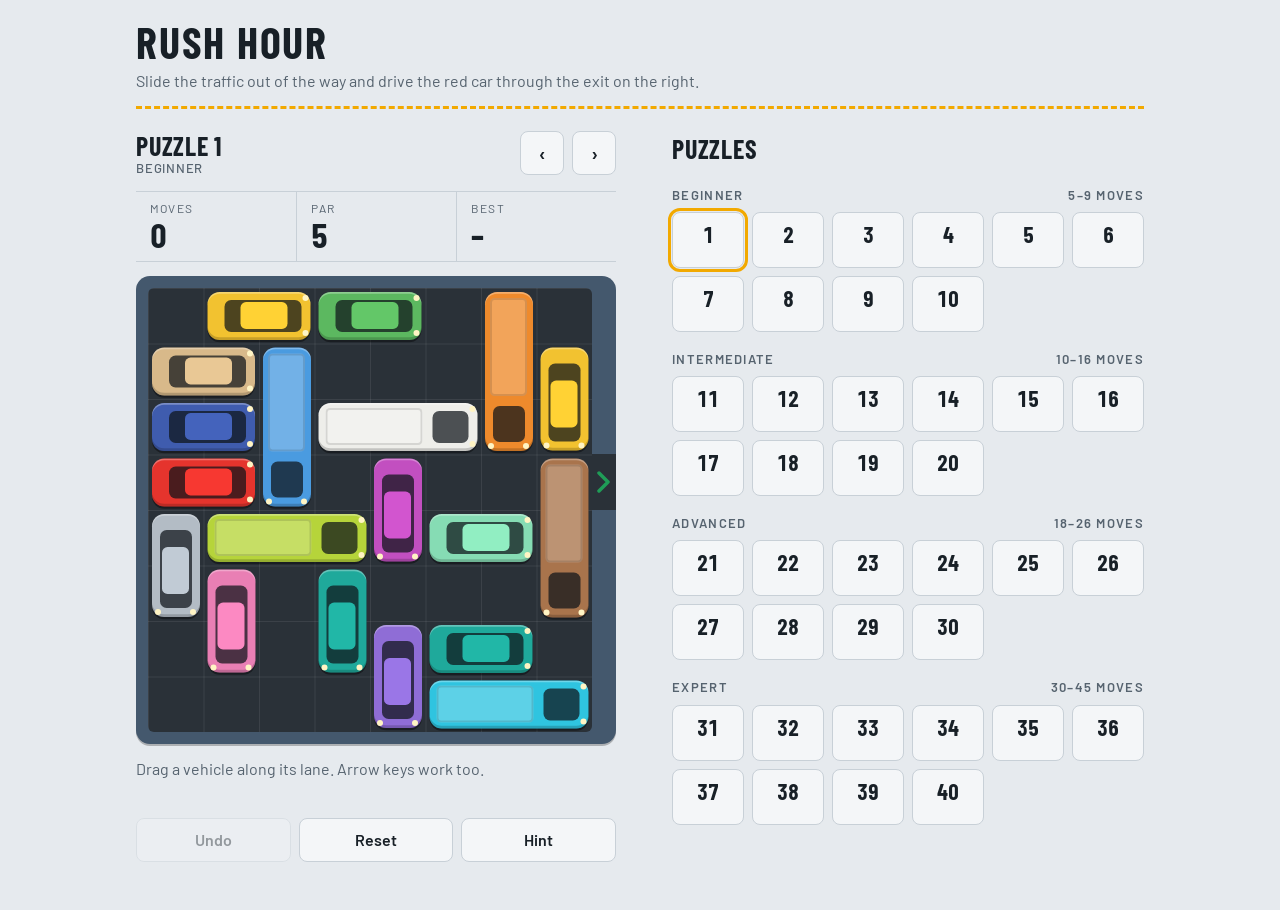
<file: index.html>
<!doctype html>
<html lang="en">
<head>
<meta charset="utf-8">
<meta name="viewport" content="width=device-width, initial-scale=1, viewport-fit=cover">
<style>
:root { color-scheme: light; padding-top: env(safe-area-inset-top, 0px); padding-bottom: env(safe-area-inset-bottom, 0px); }
html { -webkit-text-size-adjust: 100%; }
body { margin: 0; }
* { -webkit-tap-highlight-color: transparent; }
[hidden] { display: none !important; }
</style>
<title>Rush Hour</title>
<style>
/* Barlow and Barlow Condensed, Latin subset. SIL Open Font License 1.1. */
@font-face {
  font-family: 'Barlow';
  font-style: normal;
  font-weight: 400;
  font-display: swap;
  src: url([data-uri]) format('woff2');
  unicode-range: U+0000-00FF, U+0131, U+0152-0153, U+02BB-02BC, U+02C6, U+02DA, U+02DC, U+0304, U+0308, U+0329, U+2000-206F, U+20AC, U+2122, U+2191, U+2193, U+2212, U+2215, U+FEFF, U+FFFD;
}
@font-face {
  font-family: 'Barlow';
  font-style: normal;
  font-weight: 500;
  font-display: swap;
  src: url([data-uri]) format('woff2');
  unicode-range: U+0000-00FF, U+0131, U+0152-0153, U+02BB-02BC, U+02C6, U+02DA, U+02DC, U+0304, U+0308, U+0329, U+2000-206F, U+20AC, U+2122, U+2191, U+2193, U+2212, U+2215, U+FEFF, U+FFFD;
}
@font-face {
  font-family: 'Barlow';
  font-style: normal;
  font-weight: 600;
  font-display: swap;
  src: url([data-uri]) format('woff2');
  unicode-range: U+0000-00FF, U+0131, U+0152-0153, U+02BB-02BC, U+02C6, U+02DA, U+02DC, U+0304, U+0308, U+0329, U+2000-206F, U+20AC, U+2122, U+2191, U+2193, U+2212, U+2215, U+FEFF, U+FFFD;
}
@font-face {
  font-family: 'Barlow Condensed';
  font-style: normal;
  font-weight: 600;
  font-display: swap;
  src: url([data-uri]) format('woff2');
  unicode-range: U+0000-00FF, U+0131, U+0152-0153, U+02BB-02BC, U+02C6, U+02DA, U+02DC, U+0304, U+0308, U+0329, U+2000-206F, U+20AC, U+2122, U+2191, U+2193, U+2212, U+2215, U+FEFF, U+FFFD;
}
@font-face {
  font-family: 'Barlow Condensed';
  font-style: normal;
  font-weight: 700;
  font-display: swap;
  src: url([data-uri]) format('woff2');
  unicode-range: U+0000-00FF, U+0131, U+0152-0153, U+02BB-02BC, U+02C6, U+02DA, U+02DC, U+0304, U+0308, U+0329, U+2000-206F, U+20AC, U+2122, U+2191, U+2193, U+2212, U+2215, U+FEFF, U+FFFD;
}
</style>
<style>
/* Layout: one column on phones (header, board, controls, puzzle list); board left and puzzle list right from 880px.
   The board is a slate tray holding an asphalt lot, with a gap in the right wall at the red car's row. */
:root {
  --bg: #e6eaee;
  --surface: #f4f6f8;
  --fg: #182027;
  --muted: #56636f;
  --line: #c8d0d7;
  --accent: #f2a900;
  --accent-fg: #1b1500;
  --go: #1f9d57;
  --tray: #44586d;
  --lot: #2a3138;
  --lot-line: rgba(255, 255, 255, 0.08);
  --ring: #ffffff;
  --n: 8;
  --exit-row: 3;
  --solved: #d7e6dc;
  --red: #e5342d;
  --font-display: 'Barlow Condensed', 'Arial Narrow', 'Helvetica Neue', Arial, sans-serif;
  --font-body: 'Barlow', system-ui, -apple-system, 'Segoe UI', Roboto, sans-serif;
}
@media (prefers-color-scheme: dark) {
  :root:not([data-theme="light"]) {
    --bg: #11161b;
    --surface: #1a2128;
    --fg: #e8edf1;
    --muted: #95a3af;
    --line: #2b353e;
    --accent: #ffb81c;
    --go: #3ecf7d;
    --tray: #2f4152;
    --lot: #1d2328;
    --solved: #1f3328;
    color-scheme: dark;
  }
}
:root[data-theme="dark"] {
  --bg: #11161b;
  --surface: #1a2128;
  --fg: #e8edf1;
  --muted: #95a3af;
  --line: #2b353e;
  --accent: #ffb81c;
  --go: #3ecf7d;
  --tray: #2f4152;
  --lot: #1d2328;
  --solved: #1f3328;
  color-scheme: dark;
}

* { box-sizing: border-box; }
body {
  background: var(--bg);
  color: var(--fg);
  font-family: var(--font-body);
  font-size: 16px;
  line-height: 1.4;
}
.page {
  max-width: 1040px;
  margin: 0 auto;
  padding-block: 20px 48px;
  padding-left: max(16px, env(safe-area-inset-left, 0px));
  padding-right: max(16px, env(safe-area-inset-right, 0px));
  overflow-x: clip;
}

header { padding-bottom: 14px; border-bottom: 3px dashed var(--accent); margin-bottom: 22px; }
h1 {
  margin: 0;
  font-family: var(--font-display);
  font-weight: 700;
  font-size: 44px;
  line-height: 1;
  letter-spacing: 0.04em;
  text-transform: uppercase;
}
.sub { margin: 6px 0 0; color: var(--muted); }

.layout { display: grid; gap: 28px; }
.game, .levels { min-width: 0; }
@media (min-width: 880px) {
  .layout { grid-template-columns: minmax(0, 480px) minmax(0, 1fr); gap: 56px; align-items: start; }
}

.puzzle-bar { display: flex; align-items: center; justify-content: space-between; gap: 12px; margin-bottom: 10px; }
.puzzle-name { font-family: var(--font-display); font-weight: 700; font-size: 26px; letter-spacing: 0.03em; text-transform: uppercase; line-height: 1.1; }
.puzzle-name small { display: block; font-family: var(--font-body); font-weight: 500; font-size: 13px; letter-spacing: 0.06em; color: var(--muted); }
.nav { display: flex; gap: 8px; }

button {
  font: inherit;
  font-weight: 600;
  color: var(--fg);
  background: var(--surface);
  border: 1px solid var(--line);
  border-radius: 8px;
  min-height: 44px;
  padding: 0 16px;
  cursor: pointer;
  touch-action: manipulation;
}
button:hover:not(:disabled) { border-color: var(--fg); }
button:disabled { opacity: 0.4; cursor: default; }
button:focus-visible, .veh:focus-visible, .lvl:focus-visible { outline: 3px solid var(--accent); outline-offset: 2px; }
button.primary { background: var(--accent); color: var(--accent-fg); border-color: var(--accent); }
button.icon { width: 44px; padding: 0; font-size: 20px; line-height: 1; }

.hud { display: grid; grid-template-columns: repeat(3, 1fr); margin-bottom: 14px; border-block: 1px solid var(--line); }
.hud div { padding: 8px 0 8px 14px; }
.hud div + div { border-left: 1px solid var(--line); }
.hud dt { font-size: 12px; letter-spacing: 0.1em; text-transform: uppercase; color: var(--muted); }
.hud dd { margin: 0; font-family: var(--font-display); font-weight: 700; font-size: 34px; line-height: 1.05; font-variant-numeric: tabular-nums; }

/* board */
.tray {
  position: relative;
  background: var(--tray);
  border-radius: 14px;
  padding: 12px 24px 12px 12px;
  box-shadow: 0 2px 0 rgba(0, 0, 0, 0.25);
}
.lot {
  position: relative;
  width: 100%;
  aspect-ratio: 1;
  background-color: var(--lot);
  background-image:
    linear-gradient(var(--lot-line) 1px, transparent 1px),
    linear-gradient(90deg, var(--lot-line) 1px, transparent 1px);
  background-size: calc(100% / var(--n)) calc(100% / var(--n));
  border-radius: 6px;
  touch-action: none;
  user-select: none;
  -webkit-user-select: none;
}
.exit {
  position: absolute;
  right: 0;
  width: 24px;
  height: calc((100% - 24px) / var(--n));
  top: calc(12px + var(--exit-row) * (100% - 24px) / var(--n));
  background: var(--lot);
  display: flex;
  align-items: center;
  justify-content: center;
  color: var(--go);
}
.exit svg { width: 14px; height: 22px; animation: nudge 1.4s ease-in-out infinite; }
@keyframes nudge { 0%, 100% { transform: translateX(-2px); opacity: 0.6; } 50% { transform: translateX(2px); opacity: 1; } }

.veh {
  position: absolute;
  left: 0;
  top: 0;
  cursor: grab;
  touch-action: none;
  transition: transform 0.16s ease-out, opacity 0.5s ease-in;
  outline: none;
}
.veh.dragging { transition: none; cursor: grabbing; z-index: 3; }
.veh .body {
  position: absolute;
  inset: calc(var(--cell) * 0.07);
  border-radius: calc(var(--cell) * 0.22);
  background: var(--vc);
  box-shadow: 0 calc(var(--cell) * 0.04) 0 rgba(0, 0, 0, 0.4), inset 0 calc(var(--cell) * -0.05) 0 rgba(0, 0, 0, 0.18), inset 0 calc(var(--cell) * 0.03) 0 rgba(255, 255, 255, 0.3);
}
.veh.sel .body { box-shadow: 0 0 0 3px var(--ring), 0 calc(var(--cell) * 0.04) 0 3px rgba(0, 0, 0, 0.3); }
.veh.hint .body { animation: pulse 0.9s ease-in-out 3; }
@keyframes pulse { 50% { box-shadow: 0 0 0 4px var(--accent), 0 0 18px 4px var(--accent); } }
.veh .glass { position: absolute; background: rgba(14, 20, 26, 0.72); border-radius: calc(var(--cell) * 0.12); }
.veh .roof { position: absolute; background: var(--vc); filter: brightness(1.08); border-radius: calc(var(--cell) * 0.1); }
.veh .cargo { display: none; position: absolute; background: rgba(255, 255, 255, 0.22); border-radius: calc(var(--cell) * 0.08); box-shadow: inset 0 0 0 2px rgba(0, 0, 0, 0.12); }
.veh.truck .cargo { display: block; }
.veh.truck .roof { display: none; }
.veh .body::before, .veh .body::after { content: ""; position: absolute; width: calc(var(--cell) * 0.11); height: calc(var(--cell) * 0.11); border-radius: 50%; background: #fff4c4; }

/* horizontal: front is the right end */
.veh.h .glass { left: calc(var(--cell) * 0.3); right: calc(var(--cell) * 0.16); top: calc(var(--cell) * 0.14); bottom: calc(var(--cell) * 0.14); }
.veh.h .roof { left: calc(var(--cell) * 0.3); right: calc(var(--cell) * 0.26); top: calc(var(--cell) * 0.05); bottom: calc(var(--cell) * 0.05); }
.veh.h.truck .glass { left: calc(var(--cell) * (var(--len) - 0.95)); right: calc(var(--cell) * 0.16); }
.veh.h .cargo { left: calc(var(--cell) * 0.12); right: calc(var(--cell) * 0.98); top: calc(var(--cell) * 0.1); bottom: calc(var(--cell) * 0.1); }
.veh.h .body::before { right: calc(var(--cell) * 0.03); top: calc(var(--cell) * 0.06); }
.veh.h .body::after { right: calc(var(--cell) * 0.03); bottom: calc(var(--cell) * 0.06); }
/* vertical: front is the bottom end */
.veh.v .glass { top: calc(var(--cell) * 0.3); bottom: calc(var(--cell) * 0.16); left: calc(var(--cell) * 0.14); right: calc(var(--cell) * 0.14); }
.veh.v .roof { top: calc(var(--cell) * 0.3); bottom: calc(var(--cell) * 0.26); left: calc(var(--cell) * 0.05); right: calc(var(--cell) * 0.05); }
.veh.v.truck .glass { top: calc(var(--cell) * (var(--len) - 0.95)); bottom: calc(var(--cell) * 0.16); }
.veh.v .cargo { top: calc(var(--cell) * 0.12); bottom: calc(var(--cell) * 0.98); left: calc(var(--cell) * 0.1); right: calc(var(--cell) * 0.1); }
.veh.v .body::before { bottom: calc(var(--cell) * 0.03); left: calc(var(--cell) * 0.06); }
.veh.v .body::after { bottom: calc(var(--cell) * 0.03); right: calc(var(--cell) * 0.06); }

.status { min-height: 48px; margin: 14px 0 0; color: var(--muted); }
.result { margin-top: 14px; padding: 14px 0 4px; border-top: 1px solid var(--line); }
.result h2 { margin: 6px 0 2px; font-family: var(--font-display); font-weight: 700; font-size: 30px; letter-spacing: 0.02em; text-transform: uppercase; line-height: 1.1; }
.result p { margin: 0 0 12px; color: var(--muted); }
.row { display: flex; flex-wrap: wrap; gap: 8px; }
.controls { margin-top: 12px; }
.controls button { flex: 1 1 0; min-width: 0; }

.stars { display: inline-flex; gap: 2px; color: var(--accent); }
.stars svg { display: block; }
.stars .off { opacity: 0.3; }

.levels h2 { margin: 0 0 4px; font-family: var(--font-display); font-weight: 700; font-size: 26px; letter-spacing: 0.03em; text-transform: uppercase; }
.tier { margin-top: 18px; }
.tier h3 { margin: 0 0 8px; font-size: 13px; letter-spacing: 0.1em; text-transform: uppercase; color: var(--muted); font-weight: 600; display: flex; justify-content: space-between; gap: 12px; }
.grid { display: grid; grid-template-columns: repeat(auto-fill, minmax(62px, 1fr)); gap: 8px; }
.lvl { min-height: 56px; padding: 4px 0; display: flex; flex-direction: column; align-items: center; justify-content: center; gap: 2px; }
.lvl .n { font-family: var(--font-display); font-weight: 700; font-size: 22px; line-height: 1; font-variant-numeric: tabular-nums; }
.lvl.done { background: var(--solved); }
.lvl.cur { outline: 3px solid var(--accent); outline-offset: 1px; }
.lvl .stars { min-height: 10px; }

@media (prefers-reduced-motion: reduce) {
  .veh, .exit svg { transition: none; animation: none; }
  .veh.hint .body { animation: none; box-shadow: 0 0 0 4px var(--accent); }
}
</style>

</head>
<body>
<div class="page">
  <header>
    <h1>Rush Hour</h1>
    <p class="sub">Slide the traffic out of the way and drive the red car through the exit on the right.</p>
  </header>

  <div class="layout">
    <main class="game">
      <div class="puzzle-bar">
        <div class="puzzle-name" id="puzzleName"></div>
        <div class="nav">
          <button class="icon" id="prev" aria-label="Previous puzzle">&#8249;</button>
          <button class="icon" id="next" aria-label="Next puzzle">&#8250;</button>
        </div>
      </div>

      <dl class="hud">
        <div><dt>Moves</dt><dd id="hudMoves">0</dd></div>
        <div><dt>Par</dt><dd id="hudPar">0</dd></div>
        <div><dt>Best</dt><dd id="hudBest">&ndash;</dd></div>
      </dl>

      <div class="tray">
        <div class="lot" id="lot"></div>
        <div class="exit" aria-hidden="true">
          <svg viewBox="0 0 14 22"><path d="M2 2l9 9-9 9" fill="none" stroke="currentColor" stroke-width="3.5" stroke-linecap="round" stroke-linejoin="round"/></svg>
        </div>
      </div>

      <p class="status" id="status" aria-live="polite"></p>
      <section class="result" id="result" hidden aria-live="polite"></section>

      <div class="row controls">
        <button id="undo">Undo</button>
        <button id="reset">Reset</button>
        <button id="hint">Hint</button>
      </div>
    </main>

    <aside class="levels">
      <h2>Puzzles</h2>
      <div id="levels"></div>
    </aside>
  </div>
</div>

<script>
const SIZE = 8;
const PUZZLES = [{"tier":"beginner","par":5,"grid":".AADD.E.PPC...EQJJCLLLEQXXC.N..KHIIINOOKHG.R...K.G.RFBB.....FMMM"},{"tier":"beginner","par":5,"grid":"LLO.MN..F.OAMNP.F.IAMQPSF.IXXQPSKK.EEEJJRRTT..HHBBBD.CCC.GGD...."},{"tier":"beginner","par":6,"grid":".H.MN....H.MNPP..HEEEDDD.XXKF..L...KFOOL..IIICQB...G.CQB.JJGAAA."},{"tier":"beginner","par":6,"grid":"...H.L.KPPGHEL.KSSGHE..K..G.EXXFJ....NNFJDDAACCCQQBOM.RR..BOMIII"},{"tier":"beginner","par":7,"grid":".IIFFGDDAAJJJGOPQNNMM.OPQ..XX.OPCCCBBBKKS.H.RR..STH...EL.T....EL"},{"tier":"beginner","par":7,"grid":"CCLAOOMM..LAEEE..RLAKDDJ.RXXK..JGGIIFFHH.QNN..BB.QPPPS.......S.."},{"tier":"beginner","par":8,"grid":".NAJ.GQQ.NAJ.G..BBBCCCFFXXKHME.I..KHME.IO..HM.DDOP.......P...LL."},{"tier":"beginner","par":8,"grid":"OO.CH..N.G.CHEEN.G.BH.JF.MLBXXJF.MLIIKKF.MLA.SPPDD.AQS...RRAQ..."},{"tier":"beginner","par":9,"grid":"...M.......MIIE.GG.MFNE.XX..FNE..LLKKBB.CCC.DAAAH..ODJP.H..ODJP."},{"tier":"beginner","par":9,"grid":"...N.AF...GN.AF.JJGOOL...XXD.L..CCKD.EEE.HKD.....HK..MB..H.IIMB."},{"tier":"intermediate","par":10,"grid":"AA....DDPPC...E.JJCLLLEQXXC.N.EQIII.N.OO....F..KHG.RFBBKHG.RMMMK"},{"tier":"intermediate","par":10,"grid":"P..EKHHLP.MEK..LQQM.KGGGXX..O....R.IOSSF.R.ICCCFDDNNATTF.BB.AJJJ"},{"tier":"intermediate","par":11,"grid":"LLKNNN....K.F...EEGGF.PPXX..M..OA..RMQQOACCRIIJJ...RD..H.BBBD..H"},{"tier":"intermediate","par":11,"grid":".NBSS....NBRRR.KGGDDDQQKXXME..CLFFME..CL.H.OO.PP.HAAAJII.HTTTJ.."},{"tier":"intermediate","par":12,"grid":"BB.HEM..QQ.HEM.LK..HENNLKR.XX.IL.ROOSSIFDDAACCCF...P....GGGP.JJJ"},{"tier":"intermediate","par":13,"grid":"NNS.H...MLS.HKKKML..B..GFL..BXXGFDD.B..IORAACQQIORP.CJTTEEP..J.."},{"tier":"intermediate","par":14,"grid":"K...C.TTKMM.C..JK.FPPQQJXXF....NHHDDEEENLL.III.NOSSA.B..ORRA.BGG"},{"tier":"intermediate","par":14,"grid":".IP...TD.IPRR.TDGICH..SDG.CHXXSQKBBE.LLQKFFEAAAMK.OE.J.M..O..JNN"},{"tier":"intermediate","par":15,"grid":".FHGGJAA.FH..J.TOOHPP.MT.DXXI.MS.DCCI..SRKEQILLLRKEQ..NBR.EQ..NB"},{"tier":"intermediate","par":16,"grid":".....AF.OO...AF...GN.JJ.XXGN.LH.CCEEELH...KD.M....KD.MB...KDIIB."},{"tier":"advanced","par":18,"grid":".HAA.DDP.HC...EP..CLLLEKXXC.N.EKIIIQNOOKSG.QJJTTSGRRF.BBMMM.F..."},{"tier":"advanced","par":18,"grid":"BB.NNLLI.AADDD.ICCQQJ..GXXK.J..GFFK.HHEEMMKPPPRS..O.T.RS..O.T.R."},{"tier":"advanced","par":19,"grid":".HCAA.BB.HCMF.....OMFNNN..OGXXKPDDDG..KPRQQJEEELR..J.I.L...J.I.L"},{"tier":"advanced","par":20,"grid":"..Q..NNN..QFF..LRRJTG.ILXXJTG.IPSSBBBCCPK...AHOOKDDDAHEMK...A.EM"},{"tier":"advanced","par":20,"grid":"SS..........RRR.GGDDDQQKXXBE.JCKFFBE.JCL.HMOOPPL.HMAAAII.HTTTNN."},{"tier":"advanced","par":21,"grid":"....RDDDKKPPR..JCCOOBBBJXXMFH.G...MFHIGNAAAFSI.NQQE.SILL..E....."},{"tier":"advanced","par":22,"grid":"...SO...TTTSO.CCIIEDDDLL..E..XXQMMENNNRQJJJG..RAPH.GF.BAPHKKF.BA"},{"tier":"advanced","par":23,"grid":"FFGGIJAA..H.IJ.TOOHQIPPTXXHQ..MSRDEQCCMSRDE.LLLBRKE...NB.K....N."},{"tier":"advanced","par":25,"grid":"..CLKEPP..CLKE..FFFIME..NXXIM...NHHJJGAA.DD..GQ.BBBOOGQ.......Q."},{"tier":"advanced","par":26,"grid":"..G...F..HGNOOF..H.N.AJJ.H.XXAB.CCEEELB...KD.L....KD.M....KD.MII"},{"tier":"expert","par":30,"grid":"...MN..LPP.MN..L.EEEFDDD.XXKFC..OO.K.C...H.GIIIB.H.G...B.HJJ.AAA"},{"tier":"expert","par":30,"grid":"POOTTSSSP...CC..IIDDDLLQ..EXX.RQMMENNNRA..EJJJBA.H..F.BA.HGGF.KK"},{"tier":"expert","par":31,"grid":"..GHE.....GHE.PPSSGHEL.K..XXML.KJ.NNM..KJDDAACCCQQBORR.F..BOIIIF"},{"tier":"expert","par":32,"grid":"..O.MLL.F.O.MNP.FSI.MNPAFSIXXQPAKKEEEQJJRR.TTHH.BBB.DCCCGG..D..."},{"tier":"expert","par":33,"grid":"J..HE..KJ.GHEPPKSSGHEL.KXXG..L...NN.....DDAAMCCCQQBOMRRF..BOIIIF"},{"tier":"expert","par":34,"grid":".FHGGJAA.FHS.J.TOOHSPPNTXX.QM.N.RD.QMCC.RDEQILLLRKE.I..B.KE.I..B"},{"tier":"expert","par":36,"grid":"FFGGMAAT..H.MJNTOOHPPJNBRDHSIXXBRD.SICC..KEQILLL.KEQ......EQ...."},{"tier":"expert","par":38,"grid":"FFGG.AAT..H..JMTOOHPPJM..DHXX.NSRDCC..NSR.EQILLLRKEQI..B.KEQI..B"},{"tier":"expert","par":41,"grid":"FFGGAA....H..JMTOOHPPJMT..H.XXNSRDECC.NSRDEQILLLRKEQI..B.K.QI..B"},{"tier":"expert","par":45,"grid":"FFGGAAMS.....JMSOOHPPJNR..HXX.NR.DHQI.CC.DEQILLL.KEQI..B.KE....B"}];

// SOLVER-START
function solvePuzzle(meta, start, size) {
  const goal = size - 2;
  if (start[0] === goal) return [];
  const key = p => p.join('');
  const prev = new Map();
  prev.set(key(start), null);
  let frontier = [start];
  const occ = new Int8Array(size * size);
  function path(k) {
    const out = [];
    while (prev.get(k)) {
      const e = prev.get(k);
      out.push({ i: e.i, from: e.fromPos, to: e.to });
      k = e.from;
    }
    return out.reverse();
  }
  while (frontier.length) {
    const next = [];
    for (const pos of frontier) {
      occ.fill(-1);
      for (let i = 0; i < meta.length; i++) {
        const m = meta[i];
        for (let k = 0; k < m.len; k++) {
          const x = m.h ? pos[i] + k : m.fixed;
          const y = m.h ? m.fixed : pos[i] + k;
          occ[y * size + x] = i;
        }
      }
      const pk = key(pos);
      for (let i = 0; i < meta.length; i++) {
        const m = meta[i];
        for (const d of [-1, 1]) {
          let p = pos[i] + d;
          for (;;) {
            const lead = d < 0 ? p : p + m.len - 1;
            if (lead < 0 || lead > size - 1) break;
            const cidx = m.h ? m.fixed * size + lead : lead * size + m.fixed;
            if (occ[cidx] !== -1) break;
            const np = pos.slice();
            np[i] = p;
            const nk = key(np);
            if (!prev.has(nk)) {
              prev.set(nk, { from: pk, i, fromPos: pos[i], to: p });
              if (np[0] === goal) return path(nk);
              next.push(np);
            }
            p += d;
          }
        }
      }
    }
    frontier = next;
  }
  return null;
}
// SOLVER-END

(function () {
  const TIERS = [
    { key: 'beginner', name: 'Beginner' },
    { key: 'intermediate', name: 'Intermediate' },
    { key: 'advanced', name: 'Advanced' },
    { key: 'expert', name: 'Expert' }
  ];
  const PALETTE = [
    ['yellow', '#f2c230'], ['teal', '#1fa99b'], ['blue', '#4a9be0'], ['green', '#5cb860'],
    ['orange', '#ee8a2c'], ['purple', '#8f6dd6'], ['pink', '#e97fb4'], ['silver', '#b3bcc5'],
    ['lime', '#b6d43a'], ['navy', '#3f5cae'], ['brown', '#a9744c'], ['white', '#eeeeea'],
    ['cyan', '#2fc4e0'], ['magenta', '#c24fc0'], ['mint', '#86dcb4'], ['sand', '#d8b98a']
  ];
  const RED = '#e5342d';
  const reduceMotion = window.matchMedia && matchMedia('(prefers-reduced-motion: reduce)').matches;

  const $ = id => document.getElementById(id);
  const lot = $('lot'), statusEl = $('status'), resultEl = $('result'), levelsEl = $('levels');
  const undoBtn = $('undo');

  const SAVE_KEY = SIZE === 6 ? 'rushhour.v1' : 'rushhour.' + SIZE;
  let store = { best: {}, last: 0 };
  try {
    const s = localStorage.getItem(SAVE_KEY);
    if (s) store = Object.assign(store, JSON.parse(s));
  } catch (e) {}
  function save() { try { localStorage.setItem(SAVE_KEY, JSON.stringify(store)); } catch (e) {} }

  let idx = 0, puzzle = null, veh = [], hist = [], moves = 0, solved = false, selected = -1, cell = 60, drag = null, hintTimer = 0;

  const starSvg = (on, size) =>
    '<svg class="' + (on ? 'on' : 'off') + '" viewBox="0 0 24 24" width="' + size + '" height="' + size + '" aria-hidden="true"><path d="M12 2.5l2.9 6.1 6.6.8-4.9 4.6 1.3 6.6L12 17.2 6.1 20.6l1.3-6.6L2.5 9.4l6.6-.8z" fill="currentColor" stroke="currentColor" stroke-width="2" stroke-linejoin="round"/></svg>';
  const starsHtml = (n, size) => '<span class="stars">' + [1, 2, 3].map(i => starSvg(i <= n, size)).join('') + '</span>';
  const starsFor = (m, par) => (m <= par ? 3 : m <= par + 3 ? 2 : 1);

  function parse(str) {
    const cells = {};
    for (let i = 0; i < SIZE * SIZE; i++) {
      const ch = str[i];
      if (ch !== '.') (cells[ch] = cells[ch] || []).push(i);
    }
    const ids = Object.keys(cells).sort((a, b) => (a === 'X' ? -1 : b === 'X' ? 1 : a < b ? -1 : 1));
    const list = ids.map(id => {
      const c = cells[id];
      const h = c.length > 1 && c[1] - c[0] === 1;
      const x = c[0] % SIZE, y = (c[0] / SIZE) | 0;
      return { id, h, len: c.length, fixed: h ? y : x, pos: h ? x : y, red: id === 'X', cells: c, name: 'red', color: RED, el: null };
    });
    // give touching vehicles different colours, and spread the palette evenly
    const owner = {};
    list.forEach(v => v.cells.forEach(c => { owner[c] = v; }));
    const used = PALETTE.map(() => 0);
    list.forEach(v => {
      if (v.red) return;
      const taken = new Set();
      v.cells.forEach(c => {
        const x = c % SIZE;
        [x > 0 ? c - 1 : -1, x < SIZE - 1 ? c + 1 : -1, c - SIZE, c + SIZE].forEach(n => {
          const o = owner[n];
          if (o && o !== v && o.pi !== undefined) taken.add(o.pi);
        });
      });
      let best = -1;
      PALETTE.forEach((p, k) => { if (!taken.has(k) && (best < 0 || used[k] < used[best])) best = k; });
      v.pi = best;
      used[best]++;
      v.name = PALETTE[best][0];
      v.color = PALETTE[best][1];
    });
    return list;
  }

  const posArr = () => veh.map(v => v.pos);
  const metaArr = () => veh.map(v => ({ h: v.h, len: v.len, fixed: v.fixed }));
  const cellIdx = (v, p) => (v.h ? v.fixed * SIZE + p : p * SIZE + v.fixed);

  function occupancy() {
    const g = new Int8Array(SIZE * SIZE).fill(-1);
    veh.forEach((v, i) => {
      for (let k = 0; k < v.len; k++) g[cellIdx(v, v.pos + k)] = i;
    });
    return g;
  }
  function rangeOf(i) {
    const v = veh[i], g = occupancy();
    let lo = v.pos, hi = v.pos;
    while (lo - 1 >= 0 && g[cellIdx(v, lo - 1)] === -1) lo--;
    while (hi + v.len < SIZE && g[cellIdx(v, hi + v.len)] === -1) hi++;
    return [lo, hi];
  }

  function place(v, p) {
    const x = v.h ? p : v.fixed, y = v.h ? v.fixed : p;
    v.el.style.transform = 'translate(' + x * cell + 'px,' + y * cell + 'px)';
  }
  function layout() {
    cell = lot.clientWidth / SIZE;
    lot.style.setProperty('--cell', cell + 'px');
    veh.forEach(v => {
      v.el.style.width = (v.h ? v.len : 1) * cell + 'px';
      v.el.style.height = (v.h ? 1 : v.len) * cell + 'px';
      place(v, v.pos);
    });
  }

  function build() {
    lot.innerHTML = '';
    veh.forEach((v, i) => {
      const el = document.createElement('div');
      el.className = 'veh ' + (v.h ? 'h' : 'v') + (v.len === 3 ? ' truck' : ' car');
      el.style.setProperty('--vc', v.color);
      el.style.setProperty('--len', v.len);
      el.tabIndex = 0;
      el.setAttribute('role', 'button');
      el.setAttribute('aria-label', v.name + (v.len === 3 ? ' truck' : ' car') + ', slides ' + (v.h ? 'left and right' : 'up and down') + '. Use the arrow keys to move it.');
      el.dataset.i = i;
      el.innerHTML = '<div class="body"><div class="glass"><div class="roof"></div></div><div class="cargo"></div></div>';
      lot.appendChild(el);
      v.el = el;
    });
    layout();
  }

  function select(i) {
    selected = i;
    veh.forEach((v, k) => v.el.classList.toggle('sel', k === i));
  }
  function clearHint() {
    clearTimeout(hintTimer);
    veh.forEach(v => v.el.classList.remove('hint'));
  }
  function setStatus(t) { statusEl.textContent = t; }

  function updateHud() {
    $('hudMoves').textContent = moves;
    $('hudPar').textContent = puzzle.par;
    const b = store.best[idx];
    $('hudBest').innerHTML = b ? b : '&ndash;';
    const t = TIERS.find(t => t.key === puzzle.tier);
    $('puzzleName').innerHTML = 'Puzzle ' + (idx + 1) + '<small>' + t.name + '</small>';
    undoBtn.disabled = solved || hist.length === 0;
    $('hint').disabled = solved;
  }

  function renderLevels() {
    levelsEl.innerHTML = '';
    TIERS.forEach(t => {
      const items = PUZZLES.map((p, i) => ({ p, i })).filter(o => o.p.tier === t.key);
      if (!items.length) return;
      const pars = items.map(o => o.p.par);
      const sec = document.createElement('section');
      sec.className = 'tier';
      sec.innerHTML = '<h3><span>' + t.name + '</span><span>' + Math.min.apply(null, pars) + '&ndash;' + Math.max.apply(null, pars) + ' moves</span></h3>';
      const grid = document.createElement('div');
      grid.className = 'grid';
      items.forEach(o => {
        const b = store.best[o.i];
        const n = b ? starsFor(b, o.p.par) : 0;
        const btn = document.createElement('button');
        btn.className = 'lvl' + (b ? ' done' : '') + (o.i === idx ? ' cur' : '');
        btn.setAttribute('aria-label', 'Puzzle ' + (o.i + 1) + ', par ' + o.p.par + (b ? ', ' + n + ' stars' : ''));
        btn.innerHTML = '<span class="n">' + (o.i + 1) + '</span>' + (b ? starsHtml(n, 10) : '<span class="stars"></span>');
        btn.addEventListener('click', () => loadPuzzle(o.i));
        grid.appendChild(btn);
      });
      sec.appendChild(grid);
      levelsEl.appendChild(sec);
    });
  }

  function loadPuzzle(i) {
    idx = ((i % PUZZLES.length) + PUZZLES.length) % PUZZLES.length;
    puzzle = PUZZLES[idx];
    store.last = idx;
    save();
    veh = parse(puzzle.grid);
    hist = []; moves = 0; solved = false; selected = -1; drag = null;
    clearTimeout(hintTimer);
    build();
    resultEl.hidden = true;
    statusEl.hidden = false;
    setStatus('Drag a vehicle along its lane. Arrow keys work too.');
    updateHud();
    renderLevels();
  }

  function commit(i, to) {
    const v = veh[i], from = v.pos;
    if (to === from) { place(v, from); return; }
    clearHint();
    v.pos = to;
    place(v, to);
    const last = hist[hist.length - 1];
    if (last && last.v === i) {
      if (to === last.from) { hist.pop(); moves--; } else { last.to = to; }
    } else {
      hist.push({ v: i, from, to });
      moves++;
    }
    setStatus('');
    updateHud();
    if (veh[0].pos === SIZE - 2) win();
  }

  function win() {
    solved = true;
    select(-1);
    updateHud();
    const prevBest = store.best[idx];
    if (!prevBest || moves < prevBest) store.best[idx] = moves;
    save();
    const n = starsFor(moves, puzzle.par);
    const red = veh[0];
    const finish = () => {
      statusEl.hidden = true;
      resultEl.hidden = false;
      resultEl.innerHTML =
        starsHtml(n, 26) +
        '<h2>Cleared in ' + moves + (moves === 1 ? ' move' : ' moves') + '</h2>' +
        '<p>' + (moves <= puzzle.par ? 'That matches the shortest solution.' : 'The shortest solution takes ' + puzzle.par + '.') + '</p>' +
        '<div class="row"><button class="primary" id="goNext">Next puzzle</button><button id="replay">Replay</button></div>';
      $('goNext').addEventListener('click', () => loadPuzzle(idx + 1));
      $('replay').addEventListener('click', () => loadPuzzle(idx));
      updateHud();
      renderLevels();
    };
    if (reduceMotion) { finish(); return; }
    red.el.style.transition = 'transform 0.7s cubic-bezier(.5,0,.9,.6), opacity 0.7s ease-in';
    red.el.style.opacity = '0';
    red.el.style.transform = 'translate(' + (SIZE + 0.4) * cell + 'px,' + red.fixed * cell + 'px)';
    setTimeout(finish, 750);
  }

  function undo() {
    if (solved || !hist.length) return;
    const e = hist.pop();
    veh[e.v].pos = e.from;
    place(veh[e.v], e.from);
    moves--;
    clearHint();
    setStatus('');
    updateHud();
  }

  function hint() {
    if (solved) return;
    setStatus('Working out a hint...');
    setTimeout(runHint, 30);
  }
  function runHint() {
    if (solved) return;
    const sol = solvePuzzle(metaArr(), posArr(), SIZE);
    if (!sol || !sol.length) return;
    const m = sol[0], v = veh[m.i];
    const dist = Math.abs(m.to - m.from);
    const dir = v.h ? (m.to > m.from ? 'right' : 'left') : (m.to > m.from ? 'down' : 'up');
    clearHint();
    select(m.i);
    v.el.classList.add('hint');
    hintTimer = setTimeout(clearHint, 3000);
    setStatus('Slide the ' + v.name + (v.len === 3 ? ' truck ' : ' car ') + dist + (dist === 1 ? ' space ' : ' spaces ') + dir + '. Shortest finish from here: ' + sol.length + (sol.length === 1 ? ' move.' : ' moves.'));
  }

  /* pointer dragging */
  lot.addEventListener('pointerdown', e => {
    const el = e.target.closest('.veh');
    if (!el || solved) return;
    const i = +el.dataset.i, v = veh[i];
    select(i);
    const r = rangeOf(i);
    drag = { i, x: e.clientX, y: e.clientY, start: v.pos, lo: r[0], hi: r[1], cur: v.pos, id: e.pointerId };
    el.classList.add('dragging');
    try { el.setPointerCapture(e.pointerId); } catch (err) {}
    e.preventDefault();
  });
  lot.addEventListener('pointermove', e => {
    if (!drag || e.pointerId !== drag.id) return;
    const v = veh[drag.i];
    const d = (v.h ? e.clientX - drag.x : e.clientY - drag.y) / cell;
    drag.cur = Math.max(drag.lo, Math.min(drag.hi, drag.start + d));
    place(v, drag.cur);
  });
  function endDrag(e) {
    if (!drag || e.pointerId !== drag.id) return;
    const d = drag;
    drag = null;
    veh[d.i].el.classList.remove('dragging');
    commit(d.i, Math.round(d.cur));
  }
  lot.addEventListener('pointerup', endDrag);
  lot.addEventListener('pointercancel', endDrag);

  /* keyboard */
  lot.addEventListener('keydown', e => {
    const el = e.target.closest('.veh');
    if (!el || solved) return;
    const i = +el.dataset.i, v = veh[i];
    if (e.key === 'Escape') { select(-1); return; }
    const keys = v.h ? { ArrowLeft: -1, ArrowRight: 1 } : { ArrowUp: -1, ArrowDown: 1 };
    const d = keys[e.key];
    if (!d) return;
    e.preventDefault();
    select(i);
    const r = rangeOf(i);
    const to = v.pos + d;
    if (to >= r[0] && to <= r[1]) commit(i, to);
  });
  lot.addEventListener('focusin', e => {
    const el = e.target.closest('.veh');
    if (el && !solved) select(+el.dataset.i);
  });

  undoBtn.addEventListener('click', undo);
  $('reset').addEventListener('click', () => loadPuzzle(idx));
  $('hint').addEventListener('click', hint);
  $('prev').addEventListener('click', () => loadPuzzle(idx - 1));
  $('next').addEventListener('click', () => loadPuzzle(idx + 1));

  if (window.ResizeObserver) new ResizeObserver(() => { if (veh.length && !drag && !solved) layout(); }).observe(lot);
  else window.addEventListener('resize', () => { if (veh.length && !drag && !solved) layout(); });

  const first = Number.isInteger(store.last) && store.last >= 0 && store.last < PUZZLES.length ? store.last : 0;
  loadPuzzle(first);
})();
</script>
</body>
</html>
</file>
